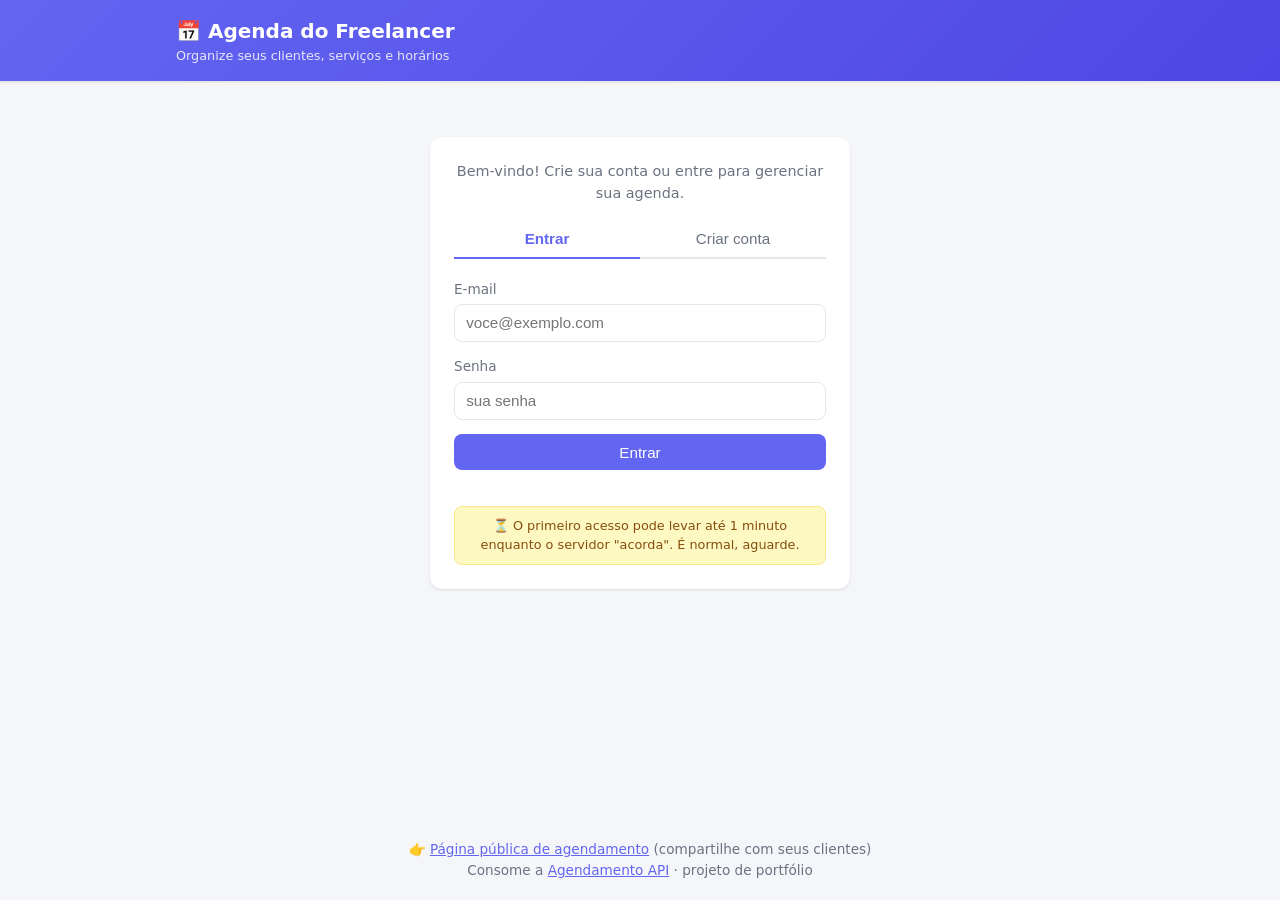
<file: index.html>
<!DOCTYPE html>
<html lang="pt-BR">

<head>
    <meta charset="UTF-8">
    <meta name="viewport" content="width=device-width, initial-scale=1.0">
    <title>Agenda do Freelancer</title>
    <link rel="stylesheet" href="styles.css">
</head>

<body>

    <!-- Overlay de carregamento (aparece durante chamadas à API) -->
    <div id="carregando" class="overlay oculto">
        <div class="spinner"></div>
        <p id="carregando-texto">Carregando...</p>
    </div>

    <!-- Cabeçalho -->
    <header class="topo">
        <div class="topo-conteudo">
            <div class="topo-titulo">
                <h1>📅 Agenda do Freelancer</h1>
                <span class="subtitulo">Organize seus clientes, serviços e horários</span>
            </div>
            <div id="area-usuario" class="area-usuario oculto">
                <span id="nome-usuario"></span>
                <button id="btn-sair" class="btn-secundario">Sair</button>
            </div>
        </div>
    </header>

    <main class="conteudo">

        <!-- ============================================================ -->
        <!-- TELA DE LOGIN / REGISTRO                                      -->
        <!-- ============================================================ -->
        <section id="tela-login" class="tela">
            <div class="cartao cartao-auth">
                <p class="boas-vindas">Bem-vindo! Crie sua conta ou entre para gerenciar sua agenda.</p>
                <!-- Abas: Entrar / Criar conta -->
                <div class="abas">
                    <button class="aba ativa" data-aba="entrar">Entrar</button>
                    <button class="aba" data-aba="registrar">Criar conta</button>
                </div>

                <!-- Formulário de login -->
                <form id="form-login" class="form-auth">
                    <label>E-mail
                        <input type="email" id="login-email" required placeholder="voce@exemplo.com">
                    </label>
                    <label>Senha
                        <input type="password" id="login-senha" required placeholder="sua senha">
                    </label>
                    <button type="submit" class="btn-primario">Entrar</button>
                </form>

                <!-- Formulário de registro (escondido por padrão) -->
                <form id="form-registro" class="form-auth oculto">
                    <label>Nome
                        <input type="text" id="reg-nome" required placeholder="Seu nome">
                    </label>
                    <label>Profissão
                        <input type="text" id="reg-profissao" placeholder="Ex: Cabeleireira">
                    </label>
                    <label>E-mail
                        <input type="email" id="reg-email" required placeholder="voce@exemplo.com">
                    </label>
                    <label>Senha (mínimo 6 caracteres)
                        <input type="password" id="reg-senha" required minlength="6" placeholder="crie uma senha">
                    </label>
                    <button type="submit" class="btn-primario">Criar conta</button>
                </form>

                <p id="msg-auth" class="mensagem"></p>
                <p class="aviso">⏳ O primeiro acesso pode levar até 1 minuto enquanto o servidor "acorda". É normal,
                    aguarde.</p>
            </div>
        </section>

        <!-- ============================================================ -->
        <!-- DASHBOARD (aparece após login)                               -->
        <!-- ============================================================ -->
        <section id="tela-dashboard" class="tela oculto">

            <!-- Navegação entre seções -->
            <nav class="menu">
                <button class="menu-item ativa" data-secao="agenda">Agenda</button>
                <button class="menu-item" data-secao="agendar">Novo agendamento</button>
                <button class="menu-item" data-secao="servicos">Serviços</button>
                <button class="menu-item" data-secao="clientes">Clientes</button>
                <button class="menu-item" data-secao="perfil">Meu perfil</button>
            </nav>

            <!-- Seção: Agenda -->
            <div id="secao-agenda" class="secao">
                <div class="secao-cabecalho">
                    <h2>Minha agenda</h2>
                    <button id="btn-atualizar-agenda" class="btn-secundario">Atualizar</button>
                </div>
                <div id="lista-agenda" class="lista"></div>
            </div>

            <!-- Seção: Novo agendamento -->
            <div id="secao-agendar" class="secao oculto">
                <h2>Novo agendamento</h2>
                <form id="form-agendamento" class="cartao form-vertical">
                    <label>Cliente
                        <select id="ag-cliente" required></select>
                    </label>
                    <label>Serviço
                        <select id="ag-servico" required></select>
                    </label>
                    <label>Início (data e hora)
                        <input type="datetime-local" id="ag-inicio" required>
                    </label>
                    <label>Observações (opcional)
                        <input type="text" id="ag-obs" placeholder="Ex: primeira vez">
                    </label>
                    <button type="submit" class="btn-primario">Agendar</button>
                    <p id="msg-agendamento" class="mensagem"></p>
                </form>
            </div>

            <!-- Seção: Serviços -->
            <div id="secao-servicos" class="secao oculto">
                <h2>Serviços</h2>
                <form id="form-servico" class="cartao form-vertical">
                    <div class="linha">
                        <label>Nome
                            <input type="text" id="sv-nome" required placeholder="Ex: Corte de cabelo">
                        </label>
                        <label>Duração (min)
                            <input type="number" id="sv-duracao" required min="1" placeholder="45">
                        </label>
                        <label>Preço (R$)
                            <input type="number" id="sv-preco" required min="0" step="0.01" placeholder="50.00">
                        </label>
                    </div>
                    <label>Descrição (opcional)
                        <input type="text" id="sv-descricao" placeholder="Ex: corte feminino">
                    </label>
                    <button type="submit" class="btn-primario">Adicionar serviço</button>
                    <p id="msg-servico" class="mensagem"></p>
                </form>
                <div id="lista-servicos" class="lista"></div>
            </div>

            <!-- Seção: Clientes -->
            <div id="secao-clientes" class="secao oculto">
                <h2>Clientes</h2>
                <form id="form-cliente" class="cartao form-vertical">
                    <div class="linha">
                        <label>Nome
                            <input type="text" id="cl-nome" required placeholder="Ex: Maria Silva">
                        </label>
                        <label>Telefone
                            <input type="text" id="cl-telefone" required placeholder="11999998888">
                        </label>
                    </div>
                    <label>E-mail
                        <input type="email" id="cl-email" required placeholder="maria@email.com">
                    </label>
                    <button type="submit" class="btn-primario">Adicionar cliente</button>
                    <p id="msg-cliente" class="mensagem"></p>
                </form>
                <div id="lista-clientes" class="lista"></div>
            </div>

            <!-- Seção: Meu perfil -->
            <div id="secao-perfil" class="secao oculto">
                <h2>Meu perfil</h2>
                <form id="form-perfil" class="cartao form-vertical">
                    <label>Nome
                        <input type="text" id="pf-nome" placeholder="Seu nome">
                    </label>
                    <label>Profissão
                        <input type="text" id="pf-profissao" placeholder="Ex: Cabeleireira">
                    </label>
                    <label>Chave Pix (para receber os pagamentos)
                        <input type="text" id="pf-pix" placeholder="e-mail, telefone, CPF ou chave aleatória">
                    </label>
                    <p class="aviso">A chave Pix aparece para o cliente na confirmação do agendamento, para ele te
                        pagar.</p>
                    <button type="submit" class="btn-primario">Salvar</button>
                    <p id="msg-perfil" class="mensagem"></p>
                </form>
            </div>

        </section>
    </main>

    <footer class="rodape">
        <p>👉 <a href="agendar.html">Página pública de agendamento</a> (compartilhe com seus clientes)</p>
        <p>Consome a <a href="https://agendamento-api-i14n.onrender.com/swagger-ui.html" target="_blank"
                rel="noopener">Agendamento API</a> · projeto de portfólio</p>
    </footer>

    <script src="app.js"></script>
</body>

</html>
</file>
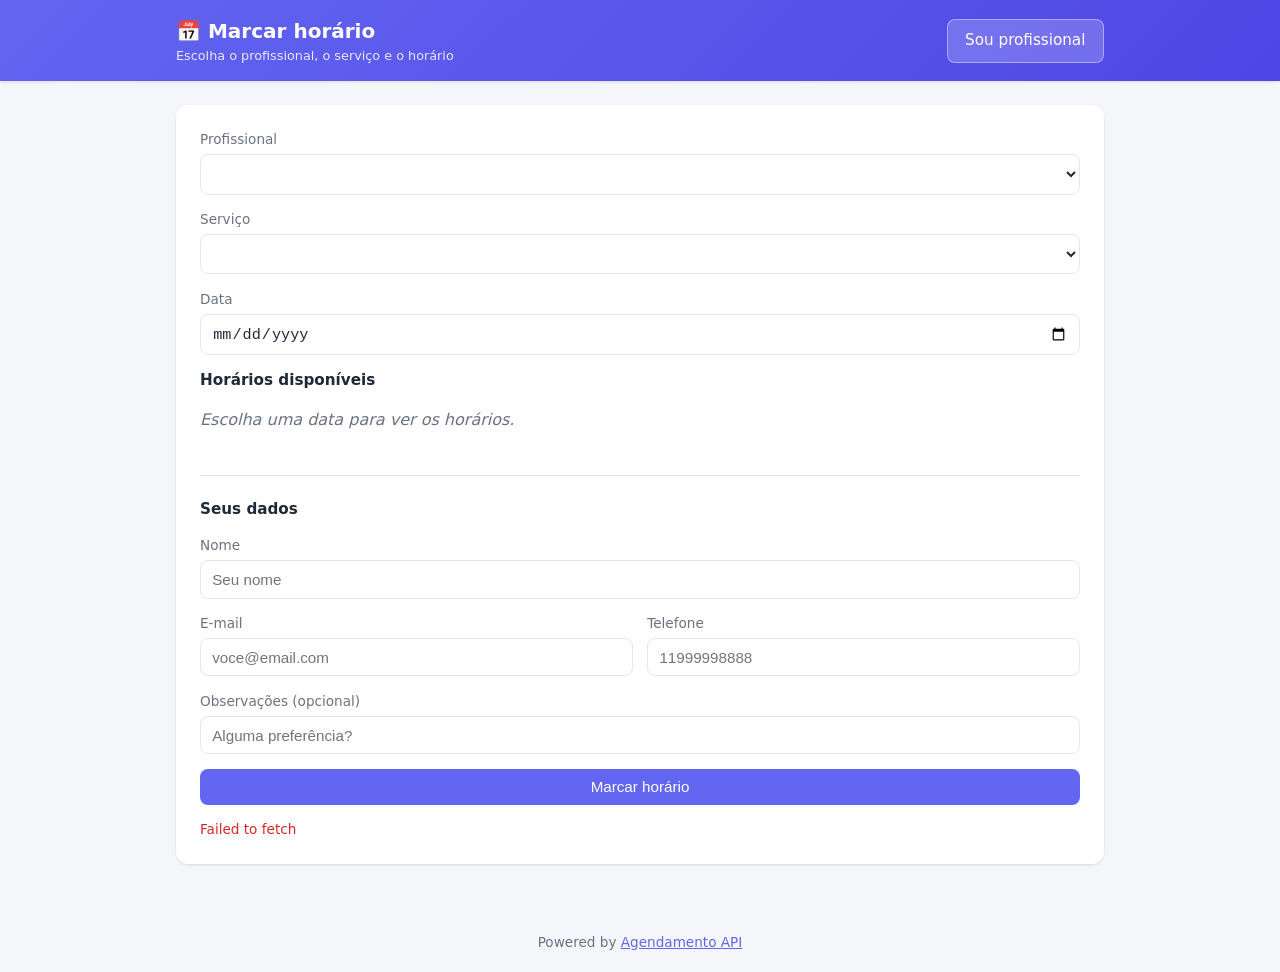
<file: agendar.html>
<!DOCTYPE html>
<html lang="pt-BR">

<head>
    <meta charset="UTF-8">
    <meta name="viewport" content="width=device-width, initial-scale=1.0">
    <title>Marcar horário</title>
    <link rel="stylesheet" href="styles.css">
</head>

<body>

    <!-- Overlay de carregamento -->
    <div id="carregando" class="overlay oculto">
        <div class="spinner"></div>
        <p id="carregando-texto">Carregando...</p>
    </div>

    <header class="topo">
        <div class="topo-conteudo">
            <div class="topo-titulo">
                <h1>📅 Marcar horário</h1>
                <span class="subtitulo">Escolha o profissional, o serviço e o horário</span>
            </div>
            <a href="index.html" class="btn-secundario">Sou profissional</a>
        </div>
    </header>

    <main class="conteudo">

        <div class="cartao form-vertical">
            <label>Profissional
                <select id="pub-profissional" required></select>
            </label>

            <label>Serviço
                <select id="pub-servico" required></select>
            </label>

            <label>Data
                <input type="date" id="pub-data" required>
            </label>

            <div id="area-horarios">
                <p class="secao-mini">Horários disponíveis</p>
                <p id="horarios-info" class="vazio">Escolha uma data para ver os horários.</p>
                <div id="lista-horarios" class="horarios"></div>
            </div>

            <hr class="separador">

            <p class="secao-mini">Seus dados</p>
            <label>Nome
                <input type="text" id="pub-nome" required placeholder="Seu nome">
            </label>
            <div class="linha">
                <label>E-mail
                    <input type="email" id="pub-email" required placeholder="voce@email.com">
                </label>
                <label>Telefone
                    <input type="text" id="pub-telefone" required placeholder="11999998888">
                </label>
            </div>
            <label>Observações (opcional)
                <input type="text" id="pub-obs" placeholder="Alguma preferência?">
            </label>

            <button id="btn-marcar" class="btn-primario">Marcar horário</button>
            <p id="msg-pub" class="mensagem"></p>
        </div>

        <!-- Confirmação (aparece após marcar) -->
        <div id="confirmacao" class="cartao oculto">
            <h2>✅ Horário marcado!</h2>
            <p id="confirmacao-texto"></p>
            <div id="pagamento" class="pagamento"></div>
            <button id="btn-novo" class="btn-secundario" style="background: var(--cor-primaria); border: none;">Marcar
                outro</button>
        </div>

    </main>

    <footer class="rodape">
        <p>Powered by <a href="https://agendamento-api-i14n.onrender.com/swagger-ui.html" target="_blank"
                rel="noopener">Agendamento API</a></p>
    </footer>

    <script src="agendar.js"></script>
</body>

</html>
</file>
<file: styles.css>
/* -----------------------------------------------------------------------
   Estilos do frontend da Agenda do Freelancer.
   Visual limpo, responsivo, com tema em tons de roxo/índigo.
   ----------------------------------------------------------------------- */

:root {
    --cor-primaria: #6366f1;
    --cor-primaria-escura: #4f46e5;
    --cor-fundo: #f5f6fa;
    --cor-cartao: #ffffff;
    --cor-texto: #1f2937;
    --cor-texto-suave: #6b7280;
    --cor-borda: #e5e7eb;
    --cor-sucesso: #059669;
    --cor-erro: #dc2626;
    --sombra: 0 1px 3px rgba(0, 0, 0, 0.08), 0 1px 2px rgba(0, 0, 0, 0.04);
    --raio: 12px;
}

* {
    box-sizing: border-box;
    margin: 0;
    padding: 0;
}

body {
    font-family: system-ui, -apple-system, "Segoe UI", Roboto, sans-serif;
    background: var(--cor-fundo);
    color: var(--cor-texto);
    line-height: 1.5;
    min-height: 100vh;
    display: flex;
    flex-direction: column;
}

.oculto {
    display: none !important;
}

/* Cabeçalho */
.topo {
    background: linear-gradient(135deg, var(--cor-primaria), var(--cor-primaria-escura));
    color: #fff;
    padding: 1rem 0;
    box-shadow: var(--sombra);
}

.topo-conteudo {
    max-width: 960px;
    margin: 0 auto;
    padding: 0 1rem;
    display: flex;
    justify-content: space-between;
    align-items: center;
}

.topo h1 {
    font-size: 1.25rem;
}

.area-usuario {
    display: flex;
    align-items: center;
    gap: 0.75rem;
    font-size: 0.9rem;
}

/* Conteúdo principal */
.conteudo {
    flex: 1;
    max-width: 960px;
    width: 100%;
    margin: 0 auto;
    padding: 1.5rem 1rem;
}

/* Cartões */
.cartao {
    background: var(--cor-cartao);
    border-radius: var(--raio);
    box-shadow: var(--sombra);
    padding: 1.5rem;
}

.cartao-auth {
    max-width: 420px;
    margin: 2rem auto;
}

/* Abas (login/registro) */
.abas {
    display: flex;
    margin-bottom: 1.25rem;
    border-bottom: 2px solid var(--cor-borda);
}

.aba {
    flex: 1;
    padding: 0.6rem;
    background: none;
    border: none;
    font-size: 0.95rem;
    cursor: pointer;
    color: var(--cor-texto-suave);
    border-bottom: 2px solid transparent;
    margin-bottom: -2px;
}

.aba.ativa {
    color: var(--cor-primaria);
    border-bottom-color: var(--cor-primaria);
    font-weight: 600;
}

/* Formulários */
.form-auth,
.form-vertical {
    display: flex;
    flex-direction: column;
    gap: 0.9rem;
}

label {
    display: flex;
    flex-direction: column;
    gap: 0.3rem;
    font-size: 0.85rem;
    color: var(--cor-texto-suave);
    font-weight: 500;
}

input,
select {
    padding: 0.6rem 0.7rem;
    border: 1px solid var(--cor-borda);
    border-radius: 8px;
    font-size: 0.95rem;
    color: var(--cor-texto);
    background: #fff;
}

input:focus,
select:focus {
    outline: none;
    border-color: var(--cor-primaria);
    box-shadow: 0 0 0 3px rgba(99, 102, 241, 0.15);
}

.linha {
    display: flex;
    gap: 0.9rem;
    flex-wrap: wrap;
}

.linha label {
    flex: 1;
    min-width: 140px;
}

/* Botões */
.btn-primario,
.btn-secundario {
    padding: 0.6rem 1.1rem;
    border-radius: 8px;
    font-size: 0.95rem;
    cursor: pointer;
    border: none;
    font-weight: 500;
    transition: background 0.15s, opacity 0.15s;
}

.btn-primario {
    background: var(--cor-primaria);
    color: #fff;
}

.btn-primario:hover {
    background: var(--cor-primaria-escura);
}

.btn-secundario {
    background: rgba(255, 255, 255, 0.2);
    color: #fff;
    border: 1px solid rgba(255, 255, 255, 0.4);
}

.btn-secundario:hover {
    background: rgba(255, 255, 255, 0.3);
}

/* Menu do dashboard */
.menu {
    display: flex;
    gap: 0.5rem;
    margin-bottom: 1.25rem;
    flex-wrap: wrap;
}

.menu-item {
    padding: 0.5rem 1rem;
    background: #fff;
    border: 1px solid var(--cor-borda);
    border-radius: 999px;
    cursor: pointer;
    font-size: 0.9rem;
    color: var(--cor-texto-suave);
}

.menu-item.ativa {
    background: var(--cor-primaria);
    color: #fff;
    border-color: var(--cor-primaria);
}

/* Seções */
.secao-cabecalho {
    display: flex;
    justify-content: space-between;
    align-items: center;
    margin-bottom: 1rem;
}

.secao-cabecalho .btn-secundario {
    background: var(--cor-primaria);
    color: #fff;
    border: none;
}

.secao h2 {
    margin-bottom: 1rem;
    font-size: 1.3rem;
}

.form-vertical {
    margin-bottom: 1.5rem;
}

/* Listas */
.lista {
    display: flex;
    flex-direction: column;
    gap: 0.75rem;
}

.item {
    background: #fff;
    border-radius: var(--raio);
    box-shadow: var(--sombra);
    padding: 1rem 1.25rem;
    display: flex;
    justify-content: space-between;
    align-items: center;
    gap: 1rem;
    flex-wrap: wrap;
}

.item-info {
    flex: 1;
    min-width: 200px;
}

.item-info strong {
    display: block;
    font-size: 1rem;
}

.item-info small {
    color: var(--cor-texto-suave);
}

.item-acoes {
    display: flex;
    gap: 0.4rem;
    flex-wrap: wrap;
}

.item-acoes button {
    padding: 0.35rem 0.7rem;
    font-size: 0.8rem;
    border-radius: 6px;
    border: 1px solid var(--cor-borda);
    background: #fff;
    cursor: pointer;
    color: var(--cor-texto);
}

.item-acoes button:hover {
    background: var(--cor-fundo);
}

/* Etiquetas de status */
.status {
    display: inline-block;
    padding: 0.15rem 0.6rem;
    border-radius: 999px;
    font-size: 0.75rem;
    font-weight: 600;
}

.status-PENDENTE {
    background: #fef3c7;
    color: #92400e;
}

.status-CONFIRMADO {
    background: #dbeafe;
    color: #1e40af;
}

.status-CONCLUIDO {
    background: #d1fae5;
    color: #065f46;
}

.status-CANCELADO {
    background: #fee2e2;
    color: #991b1b;
}

/* Mensagens */
.mensagem {
    font-size: 0.85rem;
    min-height: 1.2rem;
}

.mensagem.sucesso {
    color: var(--cor-sucesso);
}

.mensagem.erro {
    color: var(--cor-erro);
}

.vazio {
    color: var(--cor-texto-suave);
    font-style: italic;
    padding: 1rem 0;
}

/* Rodapé */
.rodape {
    text-align: center;
    padding: 1.25rem;
    color: var(--cor-texto-suave);
    font-size: 0.85rem;
}

.rodape a {
    color: var(--cor-primaria);
}

/* Responsivo */
@media (max-width: 600px) {
    .topo h1 {
        font-size: 1.05rem;
    }

    .linha {
        flex-direction: column;
    }
}

/* -----------------------------------------------------------------------
   Melhorias visuais: subtítulo, boas-vindas, aviso e overlay de carregando
   ----------------------------------------------------------------------- */

.topo-titulo {
    display: flex;
    flex-direction: column;
}

.subtitulo {
    font-size: 0.8rem;
    opacity: 0.85;
    font-weight: 400;
}

.boas-vindas {
    text-align: center;
    color: var(--cor-texto-suave);
    font-size: 0.9rem;
    margin-bottom: 1rem;
}

.aviso {
    margin-top: 1rem;
    padding: 0.6rem 0.75rem;
    background: #fef9c3;
    border: 1px solid #fde68a;
    border-radius: 8px;
    font-size: 0.8rem;
    color: #854d0e;
    text-align: center;
}

/* Overlay de carregamento */
.overlay {
    position: fixed;
    inset: 0;
    background: rgba(31, 41, 55, 0.55);
    display: flex;
    flex-direction: column;
    align-items: center;
    justify-content: center;
    gap: 1rem;
    z-index: 1000;
    color: #fff;
    font-size: 0.95rem;
}

.spinner {
    width: 46px;
    height: 46px;
    border: 4px solid rgba(255, 255, 255, 0.3);
    border-top-color: #fff;
    border-radius: 50%;
    animation: girar 0.8s linear infinite;
}

@keyframes girar {
    to {
        transform: rotate(360deg);
    }
}

/* -----------------------------------------------------------------------
   Página pública de agendamento
   ----------------------------------------------------------------------- */

.separador {
    border: none;
    border-top: 1px solid var(--cor-borda);
    margin: 0.5rem 0;
}

.secao-mini {
    font-weight: 600;
    color: var(--cor-texto);
    font-size: 0.95rem;
}

/* Link "Sou profissional" no topo da página pública */
.topo a.btn-secundario {
    text-decoration: none;
    display: inline-block;
}

/* -----------------------------------------------------------------------
   Botões de horários disponíveis (página pública)
   ----------------------------------------------------------------------- */

.horarios {
    display: flex;
    flex-wrap: wrap;
    gap: 0.5rem;
    margin-top: 0.25rem;
}

.chip-horario {
    padding: 0.5rem 0.9rem;
    border: 1px solid var(--cor-borda);
    background: #fff;
    border-radius: 999px;
    cursor: pointer;
    font-size: 0.9rem;
    color: var(--cor-texto);
    transition: all 0.15s;
}

.chip-horario:hover {
    border-color: var(--cor-primaria);
    color: var(--cor-primaria);
}

.chip-horario.ativa {
    background: var(--cor-primaria);
    color: #fff;
    border-color: var(--cor-primaria);
}

/* -----------------------------------------------------------------------
   Bloco de pagamento via Pix (confirmação da página pública)
   ----------------------------------------------------------------------- */

.pagamento {
    margin: 1rem 0;
    padding: 1rem;
    background: var(--cor-fundo);
    border-radius: var(--raio);
}

.valor-pagamento {
    font-size: 1.15rem;
    font-weight: 700;
    color: var(--cor-primaria-escura);
    margin-bottom: 0.5rem;
}

.pix-linha {
    display: flex;
    gap: 0.5rem;
    align-items: center;
    flex-wrap: wrap;
    margin: 0.5rem 0;
}

.pix-chave {
    flex: 1;
    min-width: 180px;
    padding: 0.6rem 0.75rem;
    background: #fff;
    border: 1px dashed var(--cor-primaria);
    border-radius: 8px;
    font-family: monospace;
    font-size: 0.9rem;
    word-break: break-all;
}
</file>
